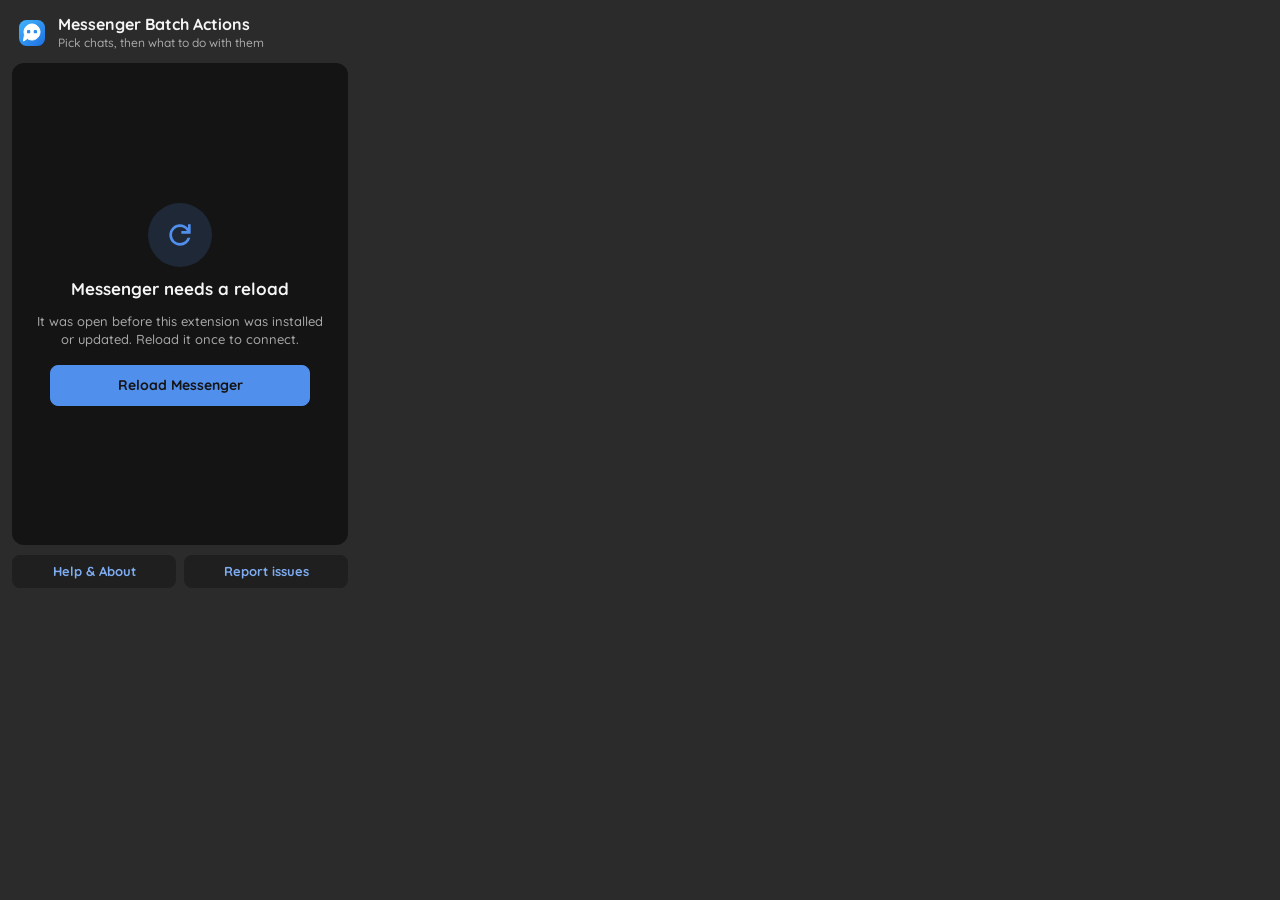
<file: html/index.html>
<!DOCTYPE html>
<html lang="en">
	<head>
		<meta charset="UTF-8" />
		<meta name="viewport" content="width=device-width, initial-scale=1" />
		<title>Messenger Batch Actions</title>
		<meta name="description" content="Archive, delete, mute or leave many Messenger chats at once" />
		<link rel="stylesheet" href="../css/index.css" />
		<script defer src="../js/shared/page-parts.js"></script>
		<script defer src="../js/index.js"></script>
	</head>
	<body>
		<header class="title">
			<img src="../assets/icons/icon32.png" alt="" />
			<div>
				<h1>Messenger Batch Actions</h1>
				<p>Pick chats, then what to do with them</p>
			</div>
		</header>
		<!-- data-view says which screen shows: the controls ("ready"), or #state-view (see render_view in js/index.js) -->
		<main data-view="connecting">
			<section id="state-view" class="state-view" aria-live="polite">
				<div id="state-icon" class="state-icon"></div>
				<h2 id="state-title">Connecting to Messenger...</h2>
				<p id="state-text"></p>
				<div id="state-buttons" class="state-buttons"></div>
			</section>
			<!-- What to do with the selected chats -->
			<div id="chats-actions" class="chat-actions">
				<button data-action="mute"><svg xmlns="http://www.w3.org/2000/svg" viewBox="0 -960 960 960" fill="#CCCCCC"><path d="M160-200v-80h80v-280q0-33 8.5-65t25.5-61l60 60q-7 16-10.5 32.5T320-560v280h248L56-792l56-56 736 736-56 56-146-144H160Zm560-154-80-80v-126q0-66-47-113t-113-47q-26 0-50 8t-44 24l-58-58q20-16 43-28t49-18v-28q0-25 17.5-42.5T480-880q25 0 42.5 17.5T540-820v28q80 20 130 84.5T720-560v206Zm-276-50Zm36 324q-33 0-56.5-23.5T400-160h160q0 33-23.5 56.5T480-80Zm33-481Z"/></svg><span>Mute</span></button>
				<button data-action="unmute"><svg xmlns="http://www.w3.org/2000/svg" viewBox="0 -960 960 960" fill="#CCCCCC"><path d="M160-200v-80h80v-280q0-83 50-147.5T420-792v-28q0-25 17.5-42.5T480-880q25 0 42.5 17.5T540-820v28q80 20 130 84.5T720-560v280h80v80H160Zm320-300Zm0 420q-33 0-56.5-23.5T400-160h160q0 33-23.5 56.5T480-80ZM320-280h320v-280q0-66-47-113t-113-47q-66 0-113 47t-47 113v280Z"/></svg><span>Unmute</span></button>
				<button data-action="archive"><svg xmlns="http://www.w3.org/2000/svg" viewBox="0 -960 960 960" fill="#CCCCCC"><path d="M200-80q-33 0-56.5-23.5T120-160v-451q-18-11-29-28.5T80-680v-120q0-33 23.5-56.5T160-880h640q33 0 56.5 23.5T880-800v120q0 23-11 40.5T840-611v451q0 33-23.5 56.5T760-80H200Zm0-520v440h560v-440H200Zm-40-80h640v-120H160v120Zm200 280h240v-80H360v80Zm120 20Z"/></svg><span>Archive</span></button>
				<button data-action="unarchive"><svg xmlns="http://www.w3.org/2000/svg" viewBox="0 -960 960 960" fill="#CCCCCC"><path d="M480-560 320-400l56 56 64-64v168h80v-168l64 64 56-56-160-160Zm-280-80v440h560v-440H200Zm0 520q-33 0-56.5-23.5T120-200v-499q0-14 4.5-27t13.5-24l50-61q11-14 27.5-21.5T250-840h460q18 0 34.5 7.5T772-811l50 61q9 11 13.5 24t4.5 27v499q0 33-23.5 56.5T760-120H200Zm16-600h528l-34-40H250l-34 40Zm264 300Z"/></svg><span>Unarchive</span></button>
				<button data-action="delete"><svg xmlns="http://www.w3.org/2000/svg" viewBox="0 -960 960 960" fill="#CCCCCC"><path d="M280-120q-33 0-56.5-23.5T200-200v-520h-40v-80h200v-40h240v40h200v80h-40v520q0 33-23.5 56.5T680-120H280Zm400-600H280v520h400v-520ZM360-280h80v-360h-80v360Zm160 0h80v-360h-80v360ZM280-720v520-520Z"/></svg><span>Delete</span></button>
				<button data-action="leave"><svg xmlns="http://www.w3.org/2000/svg" viewBox="0 -960 960 960" fill="#CCCCCC"><path d="M806-440H320v-80h486l-62-62 56-58 160 160-160 160-56-58 62-62ZM600-600v-160H200v560h400v-160h80v160q0 33-23.5 56.5T600-120H200q-33 0-56.5-23.5T120-200v-560q0-33 23.5-56.5T200-840h400q33 0 56.5 23.5T680-760v160h-80Z"/></svg><span>Leave</span></button>
				<button data-action="block" data-tooltip="Block or unblock"><svg xmlns="http://www.w3.org/2000/svg" viewBox="0 -960 960 960" fill="#CCCCCC"><path d="M280-440h400v-80H280v80ZM480-80q-83 0-156-31.5T197-197q-54-54-85.5-127T80-480q0-83 31.5-156T197-763q54-54 127-85.5T480-880q83 0 156 31.5T763-763q54 54 85.5 127T880-480q0 83-31.5 156T763-197q-54 54-127 85.5T480-80Zm0-80q134 0 227-93t93-227q0-134-93-227t-227-93q-134 0-227 93t-93 227q0 134 93 227t227 93Zm0-320Z"/></svg><span>Block</span></button>
			</div>
			<!-- How actions run: one chat at a time, or all at once -->
			<div id="mode" class="mode-switch">
				<button data-mode="safe" data-tooltip="One chat at a time, and checks each one"><svg xmlns="http://www.w3.org/2000/svg" viewBox="0 -960 960 960" fill="#CCCCCC"><path d="M480-80q-139-35-229.5-159.5T160-516v-244l320-120 320 120v244q0 152-90.5 276.5T480-80Zm0-84q104-33 172-132t68-220v-189l-240-90-240 90v189q0 121 68 220t172 132Zm0-316Z"/></svg>Safe mode</button>
				<button data-mode="fast" data-tooltip="All chats at once. Quicker, but Messenger can miss some"><svg xmlns="http://www.w3.org/2000/svg" viewBox="0 -960 960 960" fill="#CCCCCC"><path d="m422-232 207-248H469l29-227-185 267h139l-30 208ZM320-80l40-280H160l360-520h80l-40 320h240L400-80h-80Zm151-390Z"/></svg>Fast mode</button>
			</div>
			<!-- The list's tools -->
			<div class="list-bar">
				<h2 id="chat-source"></h2>
				<div id="chats-actions-additional" class="list-tools">
					<button data-action="select-all" data-tooltip="Select all"><svg xmlns="http://www.w3.org/2000/svg" viewBox="0 -960 960 960" fill="#CCCCCC"><path d="M280-280v-400h400v400H280Zm80-80h240v-240H360v240ZM200-200v80q-33 0-56.5-23.5T120-200h80Zm-80-80v-80h80v80h-80Zm0-160v-80h80v80h-80Zm0-160v-80h80v80h-80Zm80-160h-80q0-33 23.5-56.5T200-840v80Zm80 640v-80h80v80h-80Zm0-640v-80h80v80h-80Zm160 640v-80h80v80h-80Zm0-640v-80h80v80h-80Zm160 640v-80h80v80h-80Zm0-640v-80h80v80h-80Zm160 640v-80h80q0 33-23.5 56.5T760-120Zm0-160v-80h80v80h-80Zm0-160v-80h80v80h-80Zm0-160v-80h80v80h-80Zm0-160v-80q33 0 56.5 23.5T840-760h-80Z"/></svg></button>
					<button data-action="unselect-all" data-tooltip="Unselect all"><svg xmlns="http://www.w3.org/2000/svg" viewBox="0 -960 960 960" fill="#CCCCCC"><path d="M791-56 567-280H280v-287L56-791l56-57 736 736-57 56ZM360-360h127L360-487v127Zm320-33-80-80v-127H473l-80-80h287v287ZM200-200v80q-33 0-56.5-23.5T120-200h80Zm-80-80v-80h80v80h-80Zm0-160v-80h80v80h-80Zm0-160v-80h80v80h-80Zm160 480v-80h80v80h-80Zm0-640v-80h80v80h-80Zm160 640v-80h80v80h-80Zm0-640v-80h80v80h-80Zm160 640v-80h80v80h-80Zm0-640v-80h80v80h-80Zm160 480v-80h80v80h-80Zm0-160v-80h80v80h-80Zm0-160v-80h80v80h-80Zm0-160v-80q33 0 56.5 23.5T840-760h-80Z"/></svg></button>
					<button data-action="sortby-name" data-tooltip="Sort by name"><svg xmlns="http://www.w3.org/2000/svg" viewBox="0 -960 960 960" fill="#CCCCCC"><path d="m80-280 150-400h86l150 400h-82l-34-96H196l-32 96H80Zm140-164h104l-48-150h-6l-50 150Zm328 164v-76l202-252H556v-72h282v76L638-352h202v72H548ZM360-760l120-120 120 120H360ZM480-80 360-200h240L480-80Z"/></svg></button>
					<button data-action="search-chats" data-tooltip="Search"><svg xmlns="http://www.w3.org/2000/svg" viewBox="0 -960 960 960" fill="#CCCCCC"><path d="M784-120 532-372q-30 24-69 38t-83 14q-109 0-184.5-75.5T120-580q0-109 75.5-184.5T380-840q109 0 184.5 75.5T640-580q0 44-14 83t-38 69l252 252-56 56ZM380-400q75 0 127.5-52.5T560-580q0-75-52.5-127.5T380-760q-75 0-127.5 52.5T200-580q0 75 52.5 127.5T380-400Z"/></svg></button>
					<button data-action="refresh-chats" data-tooltip="Refresh"><svg xmlns="http://www.w3.org/2000/svg" viewBox="0 -960 960 960" fill="#CCCCCC"><path d="M480-160q-134 0-227-93t-93-227q0-134 93-227t227-93q69 0 132 28.5T720-690v-110h80v280H520v-80h168q-32-56-87.5-88T480-720q-100 0-170 70t-70 170q0 100 70 170t170 70q77 0 139-44t87-116h84q-28 106-114 173t-196 67Z"/></svg></button>
				</div>
			</div>
			<input type="text" id="search-chats" class="no-display" placeholder="Search chats" />
			<!-- Progress of the running action -->
			<section id="job" class="job no-display">
				<p id="job-text"></p>
				<div class="job-bar"><span id="job-bar-fill"></span></div>
				<ul id="job-problems"></ul>
				<button id="job-stop">Stop</button>
				<button id="job-close" class="no-display">OK</button>
			</section>
			<section class="chats-list"></section>
			<button data-action="load-more" class="load-more"><svg xmlns="http://www.w3.org/2000/svg" viewBox="0 -960 960 960" fill="#CCCCCC"><path d="M480-200 240-440l56-56 184 183 184-183 56 56-240 240Zm0-240L240-680l56-56 184 183 184-183 56 56-240 240Z"/></svg>Load more chats</button>
		</main>
		<footer>
			<button id="help">Help & About</button>
			<button id="issues">Report issues</button>
		</footer>
	</body>
</html>
</file>
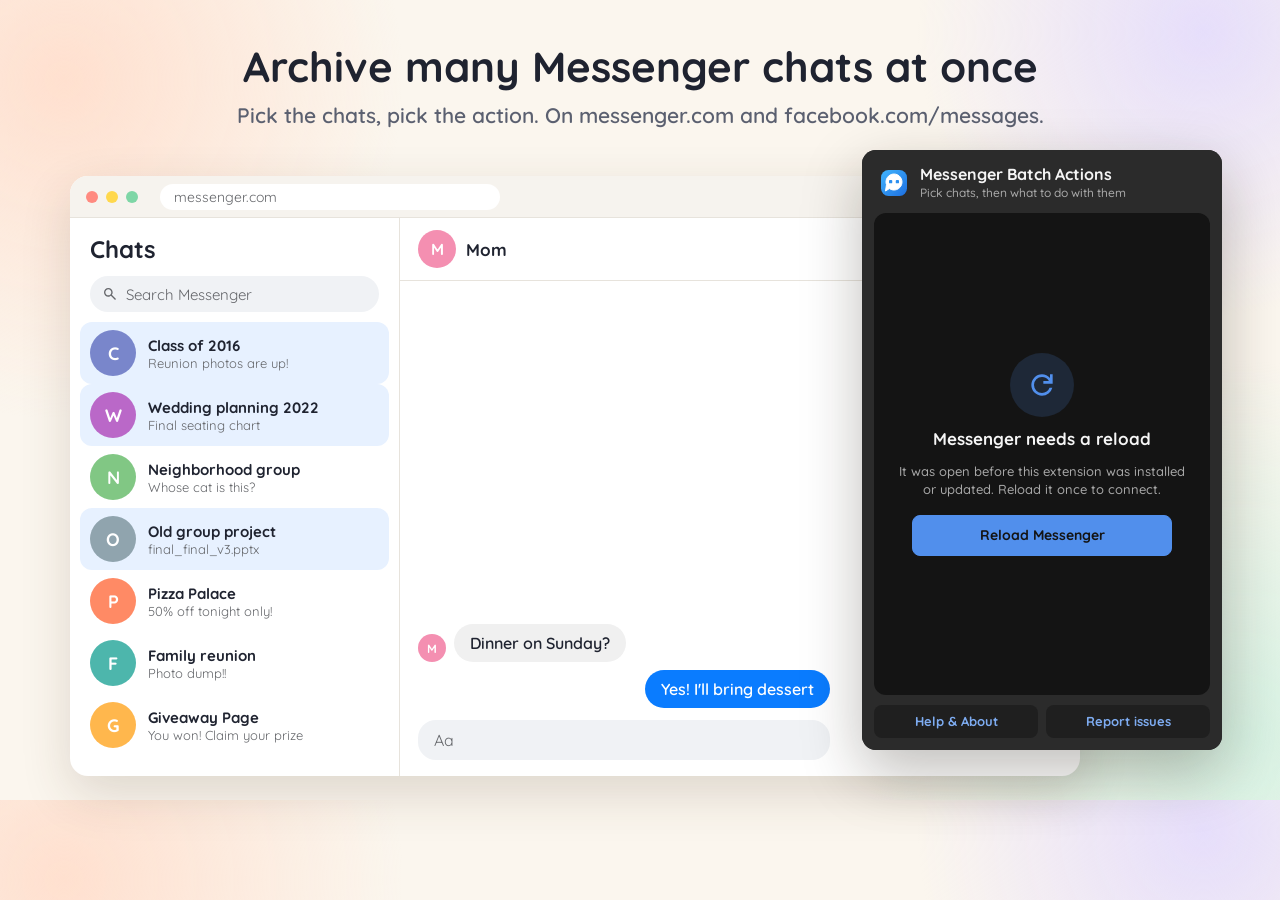
<file: store/source/screenshot-1.html>
<!DOCTYPE html>
<html lang="en">
<head>
	<meta charset="utf-8" />
	<link rel="stylesheet" href="scenes.css" />
	<script src="scenes.js"></script>
</head>
<body data-scene="select">
	<div class="headline"><h1></h1><p></p></div>

	<div class="window">
		<div class="bar"><i></i><i></i><i></i><span class="address"></span></div>
		<div class="app">
			<div class="sidebar">
				<h2>Chats</h2>
				<div class="search">
					<svg viewBox="0 -960 960 960"><path fill="currentColor" d="M784-120 532-372q-30 24-69 38t-83 14q-109 0-184.5-75.5T120-580q0-109 75.5-184.5T380-840q109 0 184.5 75.5T640-580q0 44-14 83t-38 69l252 252-56 56ZM380-400q75 0 127.5-52.5T560-580q0-75-52.5-127.5T380-760q-75 0-127.5 52.5T200-580q0 75 52.5 127.5T380-400Z" /></svg>
					Search Messenger
				</div>
				<div id="rows"></div>
			</div>
			<div class="main">
				<div class="header"><span class="av" style="background: #f48fb1">M</span><div class="name">Mom</div></div>
				<div class="messages">
					<div class="msg"><span class="av" style="background: #f48fb1">M</span><div class="bubble">Dinner on Sunday?</div></div>
					<div class="msg me"><div class="bubble">Yes! I'll bring dessert</div></div>
				</div>
				<div class="composer">Aa</div>
			</div>
		</div>
	</div>

	<iframe class="popup" src="../../html/index.html?scene=select"></iframe>
</body>
</html>
</file>
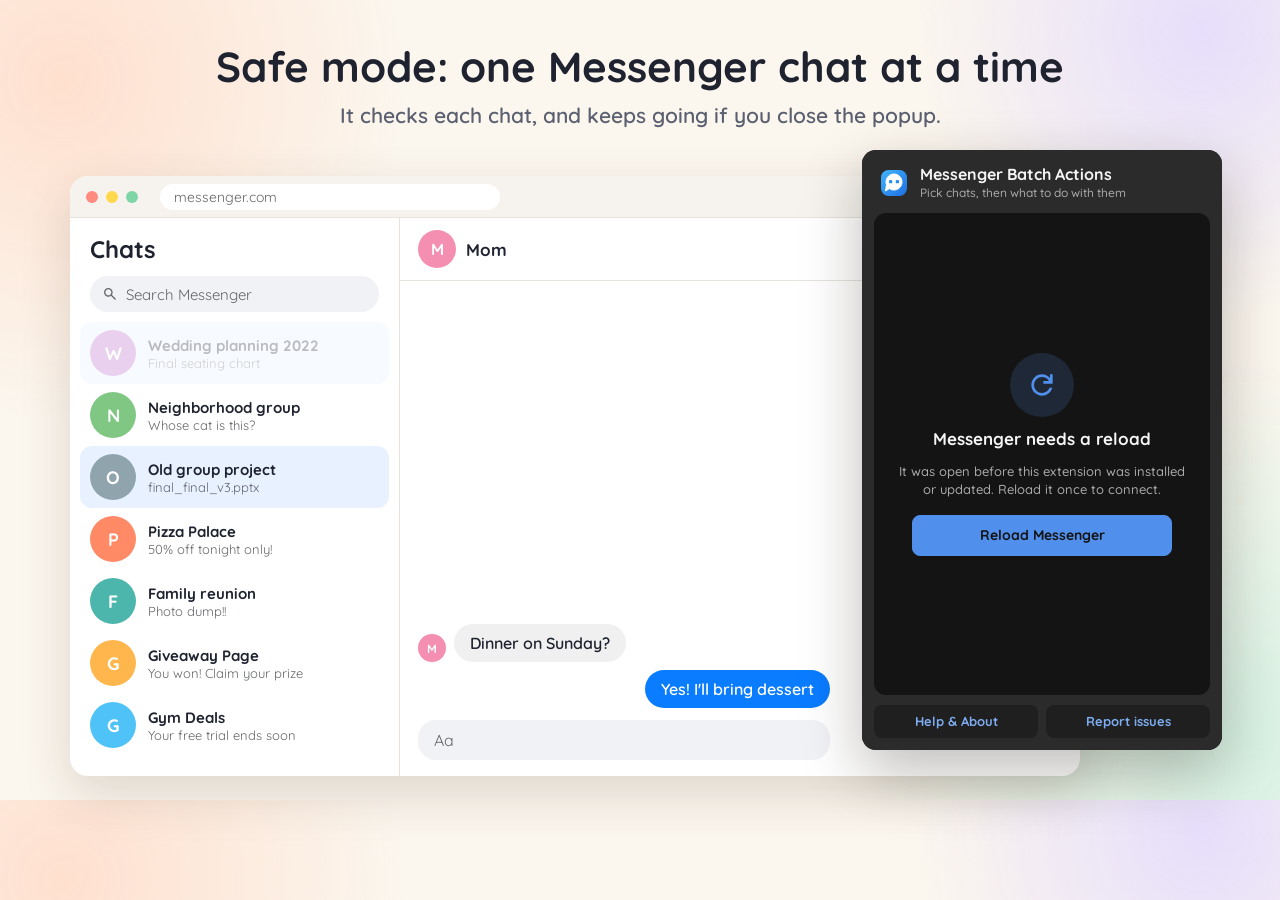
<file: store/source/screenshot-2.html>
<!DOCTYPE html>
<html lang="en">
<head>
	<meta charset="utf-8" />
	<link rel="stylesheet" href="scenes.css" />
	<script src="scenes.js"></script>
</head>
<body data-scene="progress">
	<div class="headline"><h1></h1><p></p></div>

	<div class="window">
		<div class="bar"><i></i><i></i><i></i><span class="address"></span></div>
		<div class="app">
			<div class="sidebar">
				<h2>Chats</h2>
				<div class="search">
					<svg viewBox="0 -960 960 960"><path fill="currentColor" d="M784-120 532-372q-30 24-69 38t-83 14q-109 0-184.5-75.5T120-580q0-109 75.5-184.5T380-840q109 0 184.5 75.5T640-580q0 44-14 83t-38 69l252 252-56 56ZM380-400q75 0 127.5-52.5T560-580q0-75-52.5-127.5T380-760q-75 0-127.5 52.5T200-580q0 75 52.5 127.5T380-400Z" /></svg>
					Search Messenger
				</div>
				<div id="rows"></div>
			</div>
			<div class="main">
				<div class="header"><span class="av" style="background: #f48fb1">M</span><div class="name">Mom</div></div>
				<div class="messages">
					<div class="msg"><span class="av" style="background: #f48fb1">M</span><div class="bubble">Dinner on Sunday?</div></div>
					<div class="msg me"><div class="bubble">Yes! I'll bring dessert</div></div>
				</div>
				<div class="composer">Aa</div>
			</div>
		</div>
	</div>

	<iframe class="popup" src="../../html/index.html?scene=progress"></iframe>
</body>
</html>
</file>
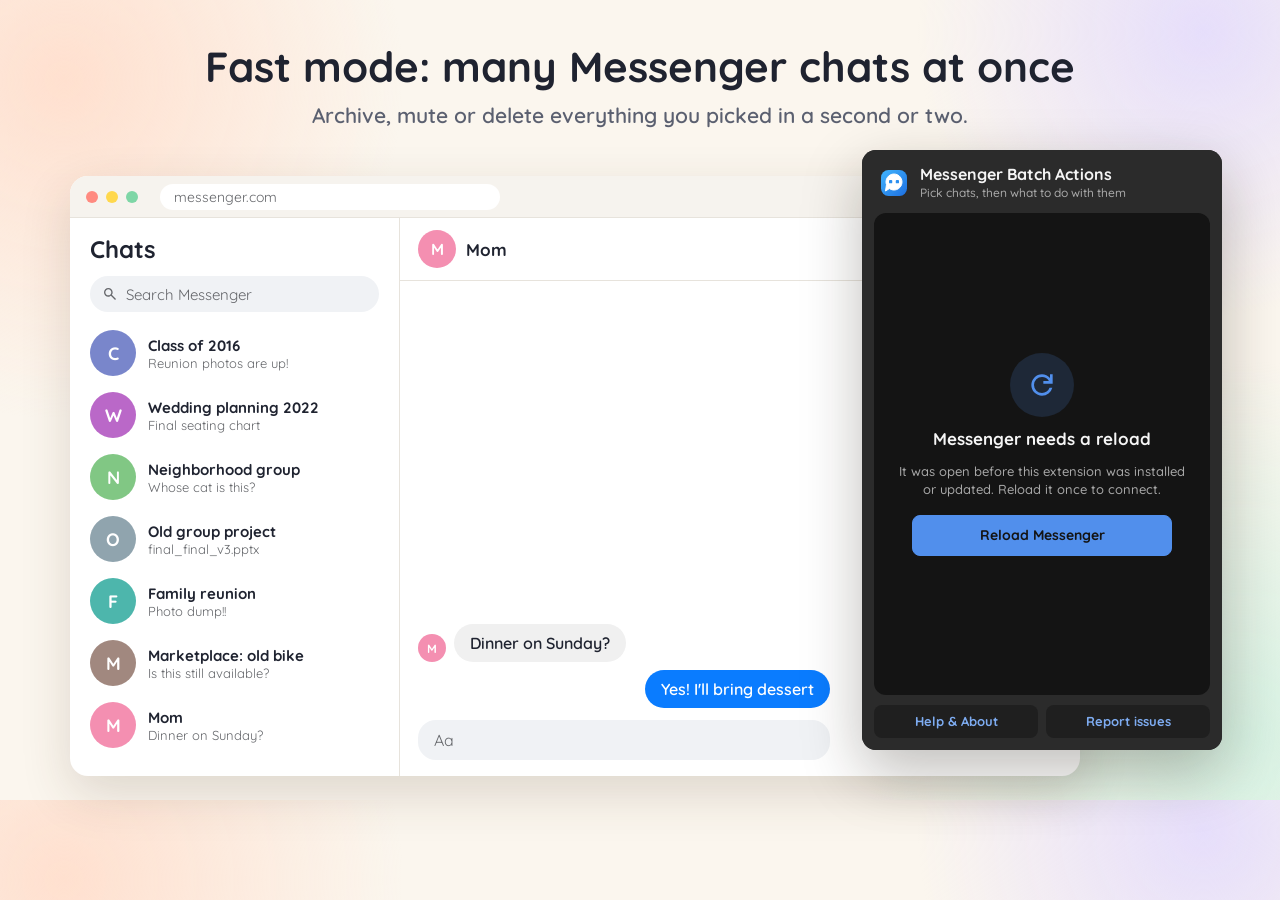
<file: store/source/screenshot-3.html>
<!DOCTYPE html>
<html lang="en">
<head>
	<meta charset="utf-8" />
	<link rel="stylesheet" href="scenes.css" />
	<script src="scenes.js"></script>
</head>
<body data-scene="fast">
	<div class="headline"><h1></h1><p></p></div>

	<div class="window">
		<div class="bar"><i></i><i></i><i></i><span class="address"></span></div>
		<div class="app">
			<div class="sidebar">
				<h2>Chats</h2>
				<div class="search">
					<svg viewBox="0 -960 960 960"><path fill="currentColor" d="M784-120 532-372q-30 24-69 38t-83 14q-109 0-184.5-75.5T120-580q0-109 75.5-184.5T380-840q109 0 184.5 75.5T640-580q0 44-14 83t-38 69l252 252-56 56ZM380-400q75 0 127.5-52.5T560-580q0-75-52.5-127.5T380-760q-75 0-127.5 52.5T200-580q0 75 52.5 127.5T380-400Z" /></svg>
					Search Messenger
				</div>
				<div id="rows"></div>
			</div>
			<div class="main">
				<div class="header"><span class="av" style="background: #f48fb1">M</span><div class="name">Mom</div></div>
				<div class="messages">
					<div class="msg"><span class="av" style="background: #f48fb1">M</span><div class="bubble">Dinner on Sunday?</div></div>
					<div class="msg me"><div class="bubble">Yes! I'll bring dessert</div></div>
				</div>
				<div class="composer">Aa</div>
			</div>
		</div>
	</div>

	<iframe class="popup" src="../../html/index.html?scene=fast"></iframe>
</body>
</html>
</file>
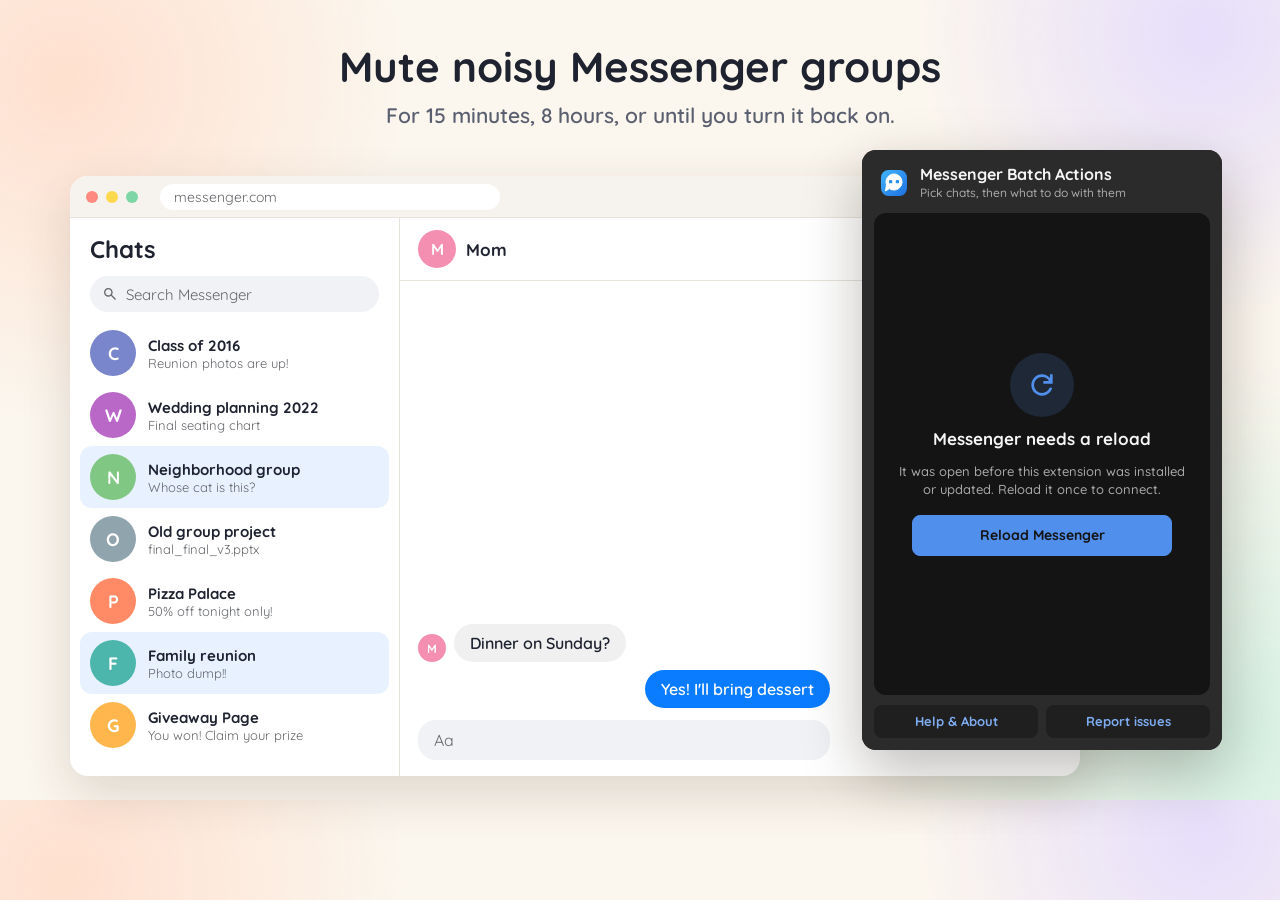
<file: store/source/screenshot-4.html>
<!DOCTYPE html>
<html lang="en">
<head>
	<meta charset="utf-8" />
	<link rel="stylesheet" href="scenes.css" />
	<script src="scenes.js"></script>
</head>
<body data-scene="mute">
	<div class="headline"><h1></h1><p></p></div>

	<div class="window">
		<div class="bar"><i></i><i></i><i></i><span class="address"></span></div>
		<div class="app">
			<div class="sidebar">
				<h2>Chats</h2>
				<div class="search">
					<svg viewBox="0 -960 960 960"><path fill="currentColor" d="M784-120 532-372q-30 24-69 38t-83 14q-109 0-184.5-75.5T120-580q0-109 75.5-184.5T380-840q109 0 184.5 75.5T640-580q0 44-14 83t-38 69l252 252-56 56ZM380-400q75 0 127.5-52.5T560-580q0-75-52.5-127.5T380-760q-75 0-127.5 52.5T200-580q0 75 52.5 127.5T380-400Z" /></svg>
					Search Messenger
				</div>
				<div id="rows"></div>
			</div>
			<div class="main">
				<div class="header"><span class="av" style="background: #f48fb1">M</span><div class="name">Mom</div></div>
				<div class="messages">
					<div class="msg"><span class="av" style="background: #f48fb1">M</span><div class="bubble">Dinner on Sunday?</div></div>
					<div class="msg me"><div class="bubble">Yes! I'll bring dessert</div></div>
				</div>
				<div class="composer">Aa</div>
			</div>
		</div>
	</div>

	<iframe class="popup" src="../../html/index.html?scene=mute"></iframe>
</body>
</html>
</file>
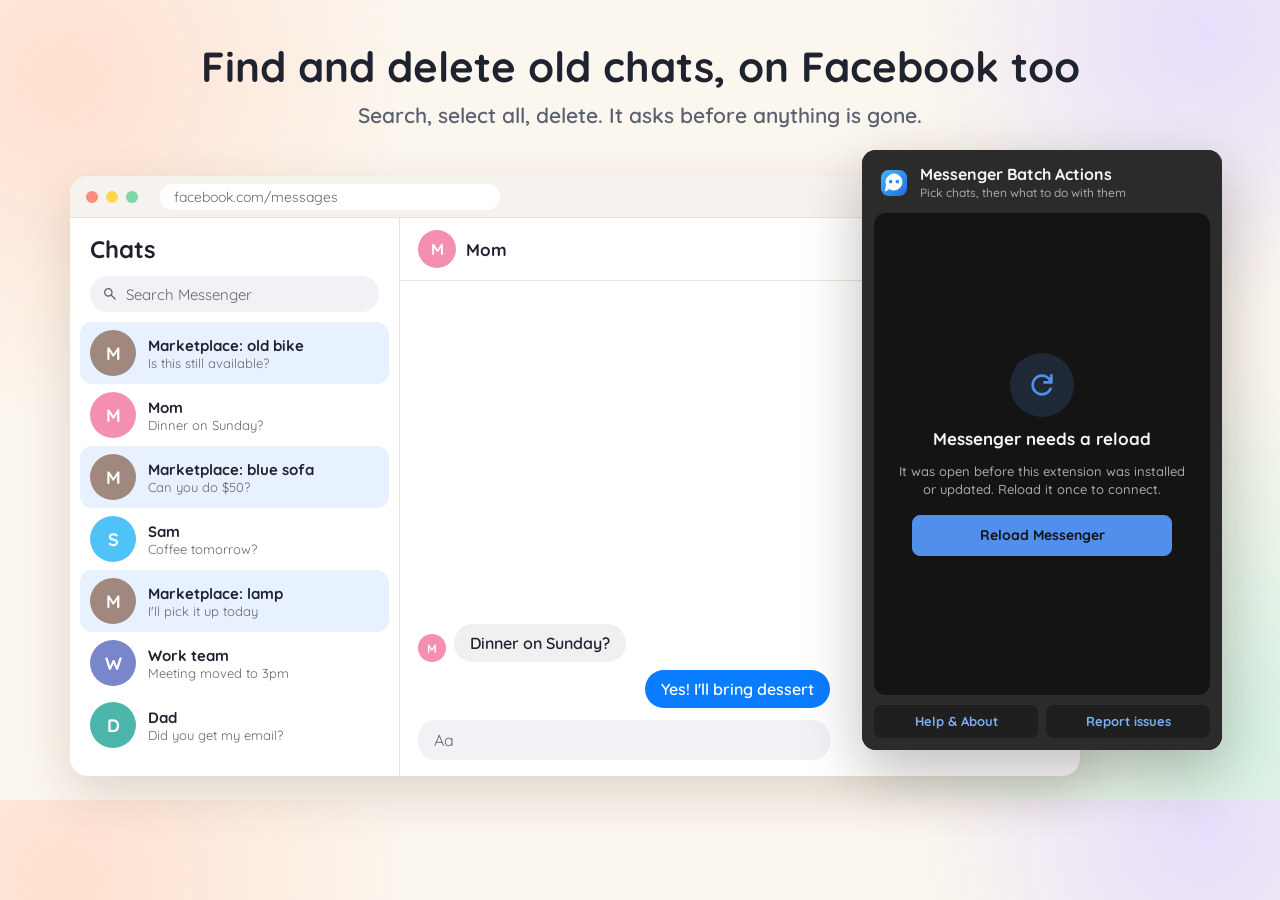
<file: store/source/screenshot-5.html>
<!DOCTYPE html>
<html lang="en">
<head>
	<meta charset="utf-8" />
	<link rel="stylesheet" href="scenes.css" />
	<script src="scenes.js"></script>
</head>
<body data-scene="delete">
	<div class="headline"><h1></h1><p></p></div>

	<div class="window">
		<div class="bar"><i></i><i></i><i></i><span class="address"></span></div>
		<div class="app">
			<div class="sidebar">
				<h2>Chats</h2>
				<div class="search">
					<svg viewBox="0 -960 960 960"><path fill="currentColor" d="M784-120 532-372q-30 24-69 38t-83 14q-109 0-184.5-75.5T120-580q0-109 75.5-184.5T380-840q109 0 184.5 75.5T640-580q0 44-14 83t-38 69l252 252-56 56ZM380-400q75 0 127.5-52.5T560-580q0-75-52.5-127.5T380-760q-75 0-127.5 52.5T200-580q0 75 52.5 127.5T380-400Z" /></svg>
					Search Messenger
				</div>
				<div id="rows"></div>
			</div>
			<div class="main">
				<div class="header"><span class="av" style="background: #f48fb1">M</span><div class="name">Mom</div></div>
				<div class="messages">
					<div class="msg"><span class="av" style="background: #f48fb1">M</span><div class="bubble">Dinner on Sunday?</div></div>
					<div class="msg me"><div class="bubble">Yes! I'll bring dessert</div></div>
				</div>
				<div class="composer">Aa</div>
			</div>
		</div>
	</div>

	<iframe class="popup" src="../../html/index.html?scene=delete"></iframe>
</body>
</html>
</file>
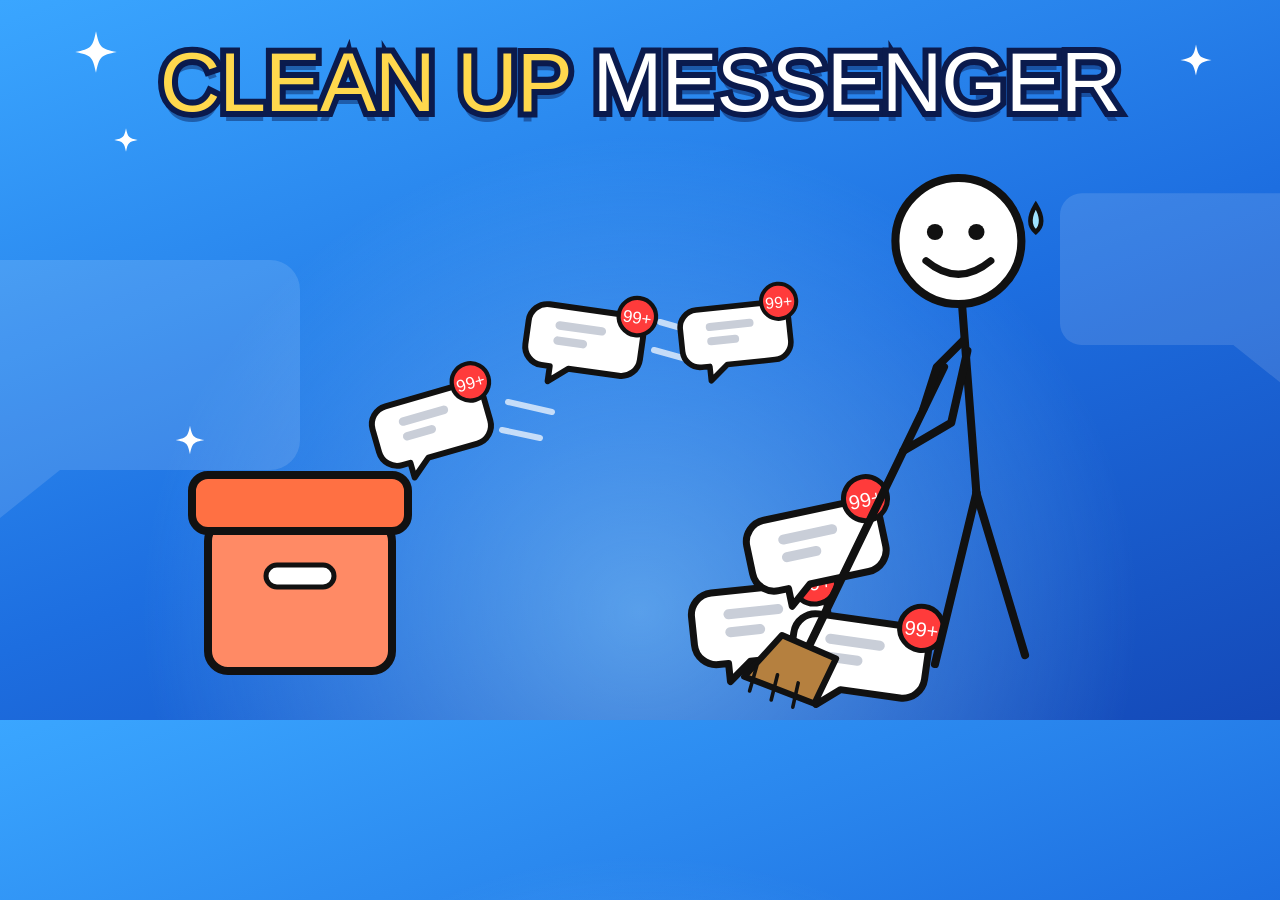
<file: store/source/youtube-thumbnail.html>
<!DOCTYPE html>
<html lang="en">
<head>
	<meta charset="utf-8" />
	<!-- The YouTube thumbnail, 1280x720: a stickman sweeps a pile of unread chats into an archive box. A 3-word hook
	     across the top in white sticker letters, on the brand's blue; no product name or logo. It has to read at feed
	     size (320x180). Kept unlike Hide Me Chat's thumbnail (yellow, words stacked on the left, a red tag). -->
	<style>
		* {
			box-sizing: border-box;
			margin: 0;
			padding: 0;
		}
		body {
			position: relative;
			width: 1280px;
			height: 720px;
			overflow: hidden;
			background:
				radial-gradient(ellipse at 50% 85%, rgba(140, 210, 255, 0.55) 0%, transparent 55%),
				linear-gradient(160deg, #3aa6ff 0%, #1d6ee0 55%, #1449b8 100%);
			font-family: "Arial Black", "Segoe UI Black", Impact, sans-serif;
		}
		/* Big faint chat bubbles in the background */
		.ghost {
			position: absolute;
			opacity: 0.12;
		}
		.hook {
			position: absolute;
			top: 34px;
			right: 0;
			left: 0;
			color: #fff;
			font-size: 84px;
			letter-spacing: -1px;
			text-align: center;
			text-shadow: 0 10px 0 rgba(8, 26, 80, 0.45);
			white-space: nowrap;
			-webkit-text-stroke: 12px #0b1b4d;
			paint-order: stroke fill;
			span {
				color: #ffd84d;
			}
		}
		svg.scene {
			position: absolute;
			top: 0;
			left: 0;
		}
	</style>
</head>
<body>
	<svg class="ghost" style="top: 230px; left: -60px" width="360" height="300" viewBox="0 0 120 100"><path d="M10 10 h100 a10 10 0 0 1 10 10 v50 a10 10 0 0 1 -10 10 h-70 l-25 20 v-20 h-5 a10 10 0 0 1 -10 -10 v-50 a10 10 0 0 1 10 -10 z" fill="#fff" /></svg>
	<svg class="ghost" style="top: 170px; right: -40px" width="260" height="220" viewBox="0 0 120 100"><path d="M10 10 h100 a10 10 0 0 1 10 10 v50 a10 10 0 0 1 -10 10 h-5 v20 l-25 -20 h-70 a10 10 0 0 1 -10 -10 v-50 a10 10 0 0 1 10 -10 z" fill="#fff" /></svg>

	<div class="hook"><span>CLEAN UP</span> MESSENGER</div>

	<svg class="scene" width="1280" height="720" viewBox="0 0 1280 720">
		<defs>
			<!-- A chat bubble with an unread badge -->
			<g id="bubble">
				<path d="M-46 -30 h92 a22 22 0 0 1 22 22 v28 a22 22 0 0 1 -22 22 h-60 l-22 18 v-18 h-10 a22 22 0 0 1 -22 -22 v-28 a22 22 0 0 1 22 -22 z" fill="#fff" stroke="#111" stroke-width="7" stroke-linejoin="round" />
				<g fill="#c9ced8"><rect x="-36" y="-12" width="60" height="10" rx="5" /><rect x="-36" y="6" width="40" height="10" rx="5" /></g>
				<circle cx="58" cy="-30" r="22" fill="#ff3b3b" stroke="#111" stroke-width="5" />
				<text x="58" y="-22" font-family="Arial Black, Arial" font-size="20" fill="#fff" text-anchor="middle">99+</text>
			</g>
			<!-- A four-point sparkle -->
			<path id="sparkle" d="M0 -26 C4 -6 6 -4 26 0 C6 4 4 6 0 26 C-4 6 -6 4 -26 0 C-6 -4 -4 -6 0 -26 Z" fill="#fff" />
		</defs>

		<!-- Sparkles by the words that matter -->
		<use href="#sparkle" transform="translate(96 52) scale(0.8)" />
		<use href="#sparkle" transform="translate(126 140) scale(0.45)" />
		<use href="#sparkle" transform="translate(1196 60) scale(0.6)" />

		<!-- The archive box, on the left: the chats' way out -->
		<g transform="translate(300 545)">
			<rect x="-92" y="-24" width="184" height="150" rx="20" fill="#ff8a65" stroke="#111" stroke-width="8" />
			<rect x="-108" y="-70" width="216" height="56" rx="16" fill="#ff7043" stroke="#111" stroke-width="8" />
			<rect x="-34" y="20" width="68" height="22" rx="11" fill="#fff" stroke="#111" stroke-width="5" />
		</g>
		<!-- A clean little shine on the box -->
		<use href="#sparkle" transform="translate(190 440) scale(0.55)" />

		<!-- A stream of chats flying from the pile into the box -->
		<g stroke="#fff" stroke-width="6" stroke-linecap="round" opacity="0.7">
			<line x1="508" y1="402" x2="552" y2="412" /><line x1="502" y1="430" x2="540" y2="438" />
			<line x1="660" y1="322" x2="702" y2="334" /><line x1="654" y1="350" x2="690" y2="360" />
		</g>
		<use href="#bubble" transform="translate(430 420) rotate(-16) scale(0.85)" />
		<use href="#bubble" transform="translate(585 335) rotate(8) scale(0.85)" />
		<use href="#bubble" transform="translate(735 330) rotate(-6) scale(0.8)" />

		<!-- The pile still to go -->
		<use href="#bubble" transform="translate(760 618) rotate(-6)" />
		<use href="#bubble" transform="translate(860 650) rotate(8)" />
		<use href="#bubble" transform="translate(815 540) rotate(-12)" />

		<!-- The stickman, sweeping (the same one, moved left a little) -->
		<g transform="translate(-100 70) scale(0.9)">
			<g stroke="#111" stroke-width="9" stroke-linecap="round" stroke-linejoin="round" fill="none">
				<!-- broom handle, from his hands down to the pile -->
				<line x1="1160" y1="330" x2="1010" y2="640" />
				<!-- body, legs -->
				<line x1="1180" y1="260" x2="1196" y2="470" />
				<line x1="1196" y1="470" x2="1150" y2="660" />
				<line x1="1196" y1="470" x2="1250" y2="650" />
				<!-- arms, both hands on the broom -->
				<polyline points="1182,300 1152,330 1137,377" />
				<polyline points="1186,312 1168,392 1115,423" />
			</g>
			<!-- broom head -->
			<path d="M980 628 l60 26 l-24 50 l-78 -30 z" fill="#b5803f" stroke="#111" stroke-width="7" stroke-linejoin="round" />
			<g stroke="#111" stroke-width="4" stroke-linecap="round">
				<line x1="952" y1="662" x2="944" y2="690" /><line x1="975" y1="672" x2="968" y2="700" /><line x1="998" y1="681" x2="992" y2="708" />
			</g>
			<!-- head: a happy, busy face -->
			<circle cx="1176" cy="190" r="70" fill="#fff" stroke="#111" stroke-width="9" />
			<circle cx="1150" cy="180" r="9" fill="#111" />
			<circle cx="1196" cy="180" r="9" fill="#111" />
			<path d="M1140 212 q36 30 72 0" fill="none" stroke="#111" stroke-width="8" stroke-linecap="round" />
			<!-- a drop of effort -->
			<path d="M1262 150 q-12 20 0 30 q12 -10 0 -30 z" fill="#9fe3ff" stroke="#111" stroke-width="5" />
		</g>
	</svg>
</body>
</html>
</file>
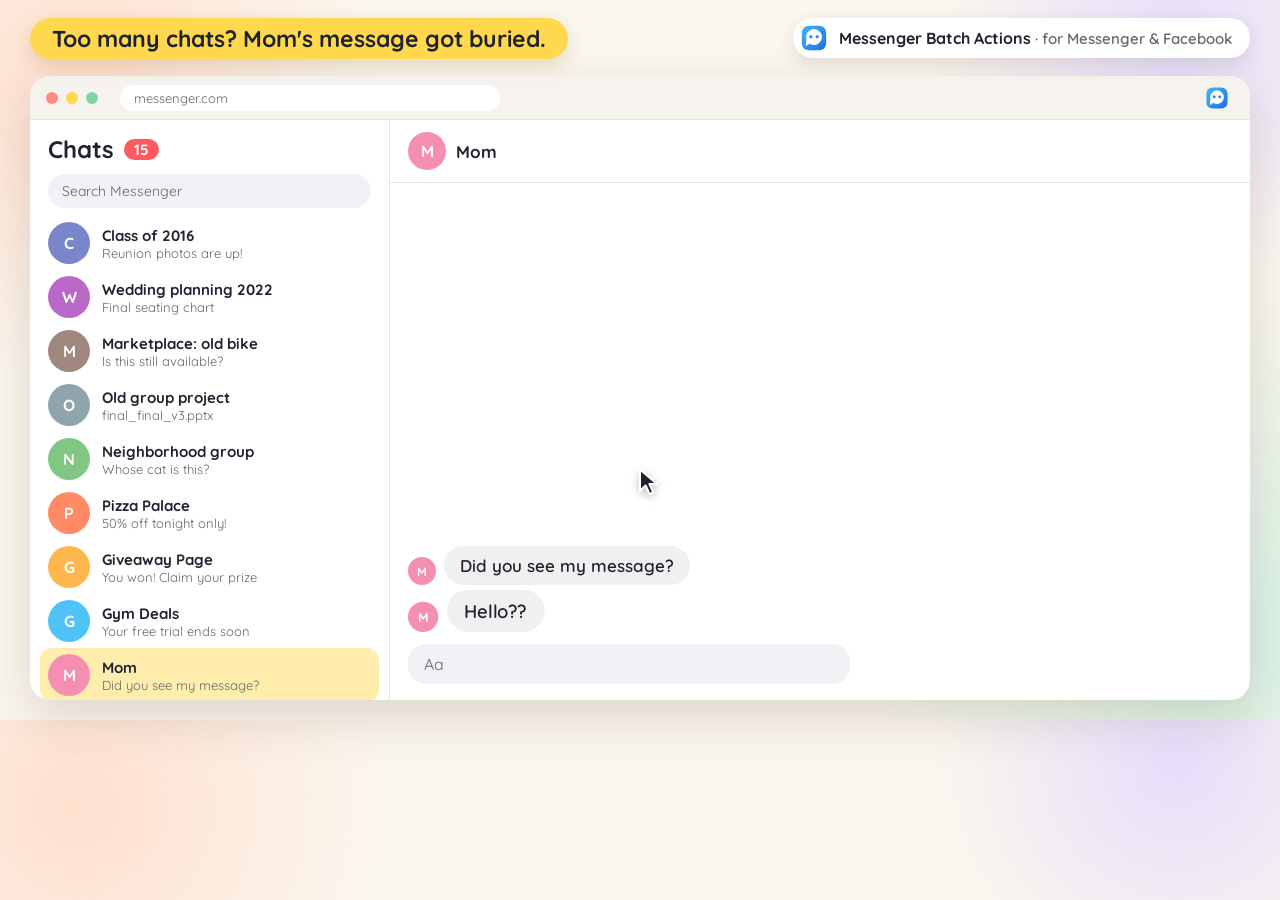
<file: store/video/demo.html>
<!DOCTYPE html>
<html lang="en">
<head>
	<meta charset="utf-8" />
	<title>Messenger Batch Actions demo</title>
	<link rel="stylesheet" href="demo.css" />
	<!-- The demo's "Messenger", its effects and timeline; the popup in the frame below talks to it (popup-stub.js) -->
	<script src="stage.js"></script>
</head>
<body>
	<div id="window" class="window">
		<div class="bar">
			<i></i><i></i><i></i>
			<span class="address">messenger.com</span>
			<span id="extension-icon" class="extension"></span>
		</div>
		<div class="app">
			<div class="sidebar">
				<h2>Chats <span id="badge" class="badge"></span></h2>
				<div class="search">Search Messenger</div>
				<div id="rows" class="rows"></div>
			</div>
			<!-- The spotlight: whatever isn't what to look at fades back (focus() in stage.js) -->
			<div id="dim-list" class="dim"></div>
			<div class="main">
				<div class="header"><span class="av" style="background: #f48fb1">M</span><div class="name">Mom</div></div>
				<div id="messages" class="messages"></div>
				<div id="composer" class="composer">Aa</div>
				<div id="dim-chat" class="dim"></div>
			</div>
		</div>
	</div>

	<!-- The real popup, as Chrome shows it under the toolbar -->
	<div id="popup-frame" class="popup-frame">
		<iframe id="popup" class="popup" src="../../html/index.html"></iframe>
		<div id="dim-popup" class="dim"></div>
	</div>

	<!-- What's happening, top left; the name, top right, all the way through -->
	<div id="caption" class="caption"></div>
	<div class="brand"><img src="../../assets/logo.svg" alt="" /><span>Messenger Batch Actions <small>· for Messenger &amp; Facebook</small></span></div>

	<svg id="cursor" class="cursor" viewBox="0 0 24 24" width="30" height="30">
		<path d="M4 2 L4 19 L8.5 14.8 L11.6 21.6 L14.6 20.3 L11.5 13.6 L17.6 13.6 Z" fill="#1f2330" stroke="#fff" stroke-width="1.6" stroke-linejoin="round" />
	</svg>
</body>
</html>
</file>
<file: css/index.css>
@keyframes show_up {
	0% {
		opacity: 0;
		transform: translateY(6px);
	}
	100% {
		opacity: 1;
		transform: none;
	}
}
@keyframes spin {
	0% {
		transform: rotate(0deg);
	}
	100% {
		transform: rotate(360deg);
	}
}
@keyframes show_tooltip {
	0% {
		opacity: 0;
	}
	15%,
	85% {
		opacity: 1;
	}
	100% {
		opacity: 0;
	}
}
:root {
	--font-color: hsl(0, 0%, 96%);
	--muted: hsl(0, 0%, 66%);
	--line-color: hsla(0, 0%, 50%, 0.35);
	--lightest-bg: hsl(0, 0%, 40%);
	--lighter-bg: hsl(0, 0%, 30%);
	--light-bg: hsl(0, 0%, 24%);
	--dark-bg: hsl(0, 0%, 17%);
	--darker-bg: hsl(0, 0%, 12%);
	--darkest-bg: hsl(0, 0%, 8%);
	--links: hsl(216, 80%, 72%);
	--accent: hsl(216, 80%, 62%);
	--selected-bg: hsla(216, 80%, 62%, 0.16);
	--danger: hsl(0, 70%, 68%);
}
@font-face {
	font-family: Quicksand;
	src: url("../assets/Quicksand.ttf") format("truetype");
}
*,
*::before,
*::after {
	box-sizing: border-box;
	margin: 0;
	padding: 0;
}
html,
body {
	background-color: var(--dark-bg);
}
body {
	display: flex;
	flex-direction: column;
	gap: 10px;
	padding: 12px;
	width: 360px;
	height: 600px;
	overflow: hidden;
	color: var(--font-color);
	font: 500 14px/1.45 Quicksand, system-ui, Arial, sans-serif;
	user-select: none;
}
button,
input {
	color: inherit;
	font: inherit;
}
button {
	cursor: pointer;
	border: 1px solid var(--line-color);
	border-radius: 8px;
	background: none;
	transition: background-color 0.15s ease, border-color 0.15s ease, opacity 0.15s ease;
}
button:hover {
	background-color: var(--light-bg);
}
button:focus-visible,
input:focus-visible {
	outline: 2px solid var(--accent);
	outline-offset: 1px;
}
svg {
	flex-shrink: 0;
	fill: currentColor;
}
a {
	cursor: pointer;
	color: var(--links);
	font-weight: 700;
	text-decoration: none;
}

/* ---------- header ---------- */
.title {
	display: flex;
	align-items: center;
	gap: 10px;
	padding: 2px 4px;
	img {
		width: 32px;
		height: 32px;
	}
	h1 {
		font-size: 16px;
		font-weight: 700;
		line-height: 1.25;
	}
	p {
		color: var(--muted);
		font-size: 12px;
	}
}

/* ---------- main panel ---------- */
main {
	display: flex;
	flex: 1;
	flex-direction: column;
	gap: 10px;
	border-radius: 12px;
	background-color: var(--darkest-bg);
	padding: 10px;
	min-height: 0;
}
/* Four actions on the first row, the three that can't be undone share the second */
.chat-actions {
	display: grid;
	grid-template-columns: repeat(12, 1fr);
	gap: 6px;
	button {
		grid-column: span 3;
		display: flex;
		flex-direction: column;
		align-items: center;
		justify-content: center;
		gap: 2px;
		padding: 6px 2px;
		height: 50px;
		svg {
			width: 20px;
			height: 20px;
		}
		span {
			font-size: 12px;
		}
	}
	button[data-action="delete"],
	button[data-action="leave"],
	button[data-action="block"] {
		grid-column: span 4;
		color: var(--danger);
	}
}
/* Until a chat is picked */
.chat-actions.none-selected button {
	opacity: 0.5;
}
.chat-actions.busy button {
	opacity: 0.35;
	pointer-events: none;
}
.mode-switch {
	display: flex;
	gap: 6px;
	button {
		display: flex;
		flex: 1;
		align-items: center;
		justify-content: center;
		gap: 6px;
		opacity: 0.55;
		height: 32px;
		font-size: 13px;
		svg {
			width: 16px;
			height: 16px;
		}
	}
	button.mode-on {
		opacity: 1;
		border-color: var(--accent);
		background-color: var(--selected-bg);
	}
}
.list-bar {
	display: flex;
	align-items: center;
	justify-content: space-between;
	gap: 8px;
	h2 {
		flex: 1;
		min-width: 0;
		overflow: hidden;
		font-size: 13px;
		font-weight: 700;
		text-overflow: ellipsis;
		white-space: nowrap;
		a {
			font-size: 13px;
		}
	}
}
.list-tools {
	display: flex;
	gap: 4px;
	button {
		display: flex;
		align-items: center;
		justify-content: center;
		border-color: transparent;
		width: 30px;
		height: 30px;
		svg {
			width: 18px;
			height: 18px;
		}
	}
}
#search-chats {
	flex-shrink: 0;
	border: 1px solid var(--line-color);
	border-radius: 8px;
	background-color: var(--darker-bg);
	padding: 0 10px;
	height: 34px;
	font-size: 13px;
}
#search-chats:focus {
	border-color: var(--accent);
	outline: none;
}

/* ---------- screens other than the controls: connecting, not on Messenger, needs a reload, no chat list ---------- */
main:not([data-view="ready"]) > :not(.state-view) {
	display: none !important;
}
main[data-view="ready"] > .state-view {
	display: none;
}
.state-view {
	display: flex;
	flex: 1;
	flex-direction: column;
	align-items: center;
	justify-content: center;
	gap: 10px;
	padding: 16px 12px;
	text-align: center;
	h2 {
		font-size: 17px;
		font-weight: 700;
	}
	p {
		max-width: 290px;
		color: var(--muted);
		font-size: 13px;
	}
	p:empty {
		display: none;
	}
}
.state-icon {
	display: grid;
	place-items: center;
	border-radius: 50%;
	background-color: var(--selected-bg);
	width: 64px;
	height: 64px;
	color: var(--accent);
	svg {
		width: 32px;
		height: 32px;
	}
}
.state-buttons {
	display: flex;
	flex-direction: column;
	gap: 8px;
	margin-top: 6px;
	width: 100%;
	max-width: 260px;
	button {
		padding: 9px;
		font-weight: 700;
	}
	button.primary {
		border-color: var(--accent);
		background-color: var(--accent);
		color: var(--darkest-bg);
	}
	button.primary:hover {
		background-color: var(--links);
	}
}

/* ---------- chat list ---------- */
.chats-list {
	display: flex;
	flex: 1;
	flex-direction: column;
	gap: 2px;
	margin: 0 -4px;
	padding: 0 4px;
	min-height: 0;
	overflow-y: auto;
}
.chat-container {
	display: flex;
	flex-shrink: 0;
	align-items: center;
	gap: 10px;
	cursor: pointer;
	border-radius: 8px;
	padding: 5px 8px;
	min-height: 42px;
	.avatar {
		display: grid;
		flex-shrink: 0;
		place-items: center;
		border-radius: 50%;
		background-color: var(--light-bg);
		width: 32px;
		height: 32px;
		overflow: hidden;
		font-size: 13px;
		font-weight: 700;
		img {
			width: 100%;
			height: 100%;
			object-fit: cover;
		}
	}
	p {
		flex: 1;
		min-width: 0;
		overflow: hidden;
		font-size: 14px;
		text-overflow: ellipsis;
		white-space: nowrap;
	}
	.check {
		display: grid;
		flex-shrink: 0;
		place-items: center;
		border: 2px solid var(--lightest-bg);
		border-radius: 50%;
		width: 20px;
		height: 20px;
		svg {
			visibility: hidden;
			width: 14px;
			height: 14px;
		}
	}
}
.chat-container:focus-visible {
	outline: 2px solid var(--accent);
	outline-offset: -2px;
}
/* Shown in the list when it has nothing to show */
.list-note {
	padding: 24px 8px;
	color: var(--muted);
	font-size: 13px;
	text-align: center;
}
.chat-container:hover {
	background-color: var(--darker-bg);
}
.chat-container.chat-selected {
	background-color: var(--selected-bg);
	.check {
		border-color: var(--accent);
		background-color: var(--accent);
		color: var(--darkest-bg);
		svg {
			visibility: visible;
		}
	}
}
.load-more {
	display: flex;
	flex-shrink: 0;
	align-items: center;
	justify-content: center;
	gap: 6px;
	height: 32px;
	font-size: 13px;
	svg {
		width: 18px;
		height: 18px;
	}
}

/* ---------- progress of the running action ---------- */
.job {
	display: flex;
	flex-direction: column;
	flex-shrink: 0;
	gap: 6px;
	border: 1px solid var(--line-color);
	border-radius: 10px;
	background-color: var(--darker-bg);
	padding: 8px 10px;
	p {
		font-size: 13px;
	}
	.job-bar {
		border-radius: 4px;
		background-color: var(--light-bg);
		height: 4px;
		overflow: hidden;
		span {
			display: block;
			transition: width 0.3s ease-in-out;
			background-color: var(--accent);
			width: 0;
			height: 100%;
		}
	}
	ul {
		margin-left: 16px;
		max-height: 72px;
		overflow-y: auto;
		li {
			color: var(--muted);
			font-size: 12px;
		}
	}
	button {
		align-self: flex-end;
		padding: 2px 14px;
		font-size: 13px;
	}
}

/* ---------- footer ---------- */
footer {
	display: flex;
	justify-content: space-between;
	gap: 8px;
	button {
		flex: 1;
		border-color: transparent;
		background-color: var(--darker-bg);
		padding: 6px;
		color: var(--links);
		font-size: 13px;
		font-weight: 700;
	}
	button:hover {
		background-color: var(--darkest-bg);
	}
}

/* ---------- windows (show_popup in js/index.js) ---------- */
.popup-backdrop {
	display: grid;
	position: fixed;
	place-items: center;
	z-index: 50;
	backdrop-filter: blur(4px);
	inset: 0;
	background-color: hsla(0, 0%, 0%, 0.55);
	padding: 16px;
}
.popup-card {
	display: flex;
	flex-direction: column;
	gap: 12px;
	animation: show_up 0.2s ease-out;
	box-shadow: 0 8px 24px hsla(0, 0%, 0%, 0.5);
	border: 1px solid var(--line-color);
	border-radius: 14px;
	background-color: var(--darker-bg);
	padding: 16px;
	width: 100%;
	/* Never taller than the popup, so the text scrolls and the buttons stay in view */
	max-height: calc(100vh - 32px);
	.popup-header {
		display: flex;
		align-items: center;
		gap: 10px;
		svg {
			width: 26px;
			height: 26px;
		}
		h1 {
			flex: 1;
			font-size: 16px;
			font-weight: 700;
			line-height: 1.3;
		}
		.popup-close {
			display: grid;
			place-items: center;
			border-color: transparent;
			width: 28px;
			height: 28px;
			svg {
				width: 20px;
				height: 20px;
			}
		}
	}
	/* Long text scrolls here, so the buttons below always stay in view */
	.popup-body {
		display: flex;
		flex-direction: column;
		gap: 10px;
		min-height: 0;
		overflow-y: auto;
		font-size: 13px;
		user-select: text;
		h3 {
			margin-top: 4px;
			font-size: 13px;
			font-weight: 700;
		}
	}
	.choices {
		display: flex;
		flex-direction: column;
		gap: 6px;
		input {
			display: none;
		}
		label {
			cursor: pointer;
			border: 1px solid var(--line-color);
			border-radius: 8px;
			padding: 8px 10px;
			font-size: 13px;
		}
		label:hover {
			background-color: var(--light-bg);
		}
		input:checked + label {
			border-color: var(--accent);
			background-color: var(--selected-bg);
		}
	}
	.popup-action {
		flex-shrink: 0;
		border-color: var(--accent);
		background-color: var(--accent);
		padding: 8px;
		color: var(--darkest-bg);
		font-weight: 700;
	}
	.popup-action:hover {
		background-color: var(--links);
	}
	.popup-action:disabled {
		opacity: 0.4;
		cursor: default;
	}
}

/* ---------- small things ---------- */
.no-display {
	display: none !important;
}
.flip svg {
	transform: scaleY(-1);
}
.spin-anim svg {
	animation: spin 0.8s cubic-bezier(0.175, 0.885, 0.32, 1.275);
}
/* Waiting for Messenger to load more chats */
.loading {
	pointer-events: none;
	svg {
		animation: spin 1s linear infinite;
	}
}
.tooltip {
	position: fixed;
	z-index: 100;
	animation: show_tooltip 1.8s ease 0.35s forwards;
	opacity: 0;
	border-radius: 6px;
	background-color: var(--lighter-bg);
	padding: 3px 8px;
	max-width: 220px;
	font-size: 12px;
	pointer-events: none;
}
::-webkit-scrollbar {
	width: 6px;
}
::-webkit-scrollbar-track {
	background: transparent;
}
::-webkit-scrollbar-thumb {
	border-radius: 6px;
	background: var(--lighter-bg);
}
</file>
<file: store/source/scenes.css>
/* The store screenshots, in the demo video's style: warm cream, a light Messenger with made-up chats, and the real
   popup on top. A headline names the feature and the platform. */
@font-face {
	font-family: Quicksand;
	src: url("../../assets/Quicksand.ttf") format("truetype");
}
:root {
	--cream: #fbf6ee;
	--text: #1f2330;
	--muted: #65676b;
	--line: #e7e3dc;
	--blue: #0a7cff;
	--picked: #e7f1ff;
}
* {
	box-sizing: border-box;
	margin: 0;
	padding: 0;
}
body {
	position: relative;
	width: 1280px;
	height: 800px;
	overflow: hidden;
	background:
		radial-gradient(circle at 5% 10%, #ffe0cf 0, transparent 24%),
		radial-gradient(circle at 97% 92%, #d7f2e3 0, transparent 26%),
		radial-gradient(circle at 94% 4%, #e6defb 0, transparent 20%),
		var(--cream);
	color: var(--text);
	font-family: Quicksand, Arial, sans-serif;
}
.headline {
	position: absolute;
	top: 42px;
	right: 0;
	left: 0;
	text-align: center;
	h1 {
		font-size: 42px;
		font-weight: 700;
		line-height: 1.2;
	}
	p {
		margin-top: 10px;
		color: #5b6070;
		font-size: 21px;
		font-weight: 600;
	}
}

/* ---------- the browser window with Messenger ---------- */
.window {
	position: absolute;
	top: 176px;
	left: 70px;
	box-shadow: 0 18px 50px rgba(70, 50, 30, 0.16);
	border-radius: 18px;
	background: #fff;
	width: 1010px;
	height: 600px;
	overflow: hidden;
}
.bar {
	display: flex;
	align-items: center;
	gap: 8px;
	border-bottom: 1px solid var(--line);
	background: #f6f3ee;
	padding: 0 16px;
	height: 42px;
	i {
		border-radius: 50%;
		background: #ff8a80;
		width: 12px;
		height: 12px;
	}
	i:nth-child(2) {
		background: #ffd84d;
	}
	i:nth-child(3) {
		background: #7ed6a6;
	}
	.address {
		margin-left: 14px;
		border-radius: 14px;
		background: #fff;
		padding: 4px 14px;
		width: 340px;
		color: var(--muted);
		font-size: 14px;
	}
}
.app {
	display: flex;
	height: calc(100% - 42px);
}
.sidebar {
	flex-shrink: 0;
	border-right: 1px solid var(--line);
	padding: 16px 10px 0;
	width: 330px;
	h2 {
		margin: 0 10px 12px;
		font-size: 24px;
		font-weight: 700;
	}
	.search {
		display: flex;
		align-items: center;
		gap: 8px;
		margin: 0 10px 10px;
		border-radius: 18px;
		background: #f0f2f5;
		padding: 0 12px;
		height: 36px;
		color: var(--muted);
		font-size: 15px;
		svg {
			width: 16px;
			height: 16px;
		}
	}
}
.row {
	display: flex;
	align-items: center;
	gap: 12px;
	border-radius: 12px;
	padding: 0 10px;
	height: 62px;
	.av {
		width: 46px;
		height: 46px;
		font-size: 18px;
	}
	.text {
		flex: 1;
		min-width: 0;
	}
	.name,
	.preview {
		overflow: hidden;
		text-overflow: ellipsis;
		white-space: nowrap;
	}
	.name {
		font-size: 15px;
		font-weight: 700;
	}
	.preview {
		color: var(--muted);
		font-size: 13px;
	}
	.muted {
		flex-shrink: 0;
		width: 18px;
		height: 18px;
		color: #8a93a6;
	}
}
.row.picked {
	background: var(--picked);
}
.row.leaving {
	opacity: 0.3;
}
.av {
	display: grid;
	flex-shrink: 0;
	place-items: center;
	border-radius: 50%;
	color: #fff;
	font-weight: 700;
}
.main {
	display: flex;
	flex: 1;
	flex-direction: column;
	.header {
		display: flex;
		align-items: center;
		gap: 10px;
		border-bottom: 1px solid var(--line);
		padding: 12px 18px;
		.av {
			width: 38px;
			height: 38px;
		}
		.name {
			font-size: 17px;
			font-weight: 700;
		}
	}
	.messages {
		display: flex;
		flex: 1;
		flex-direction: column;
		justify-content: flex-end;
		gap: 8px;
		padding: 18px 250px 12px 18px;
	}
	.msg {
		display: flex;
		align-items: flex-end;
		gap: 8px;
		.av {
			width: 28px;
			height: 28px;
			font-size: 12px;
		}
		.bubble {
			border-radius: 20px;
			background: #f0f0f0;
			padding: 9px 16px;
			font-size: 16px;
			font-weight: 600;
		}
	}
	.msg.me {
		flex-direction: row-reverse;
		.bubble {
			background: var(--blue);
			color: #fff;
		}
	}
	.composer {
		margin: 0 250px 16px 18px;
		border-radius: 18px;
		background: #f0f2f5;
		padding: 0 16px;
		height: 40px;
		color: var(--muted);
		font-size: 16px;
		line-height: 40px;
	}
}

/* ---------- the real popup, as Chrome shows it under the toolbar ---------- */
.popup {
	position: absolute;
	top: 150px;
	left: 862px;
	box-shadow: 0 22px 60px rgba(30, 20, 10, 0.28);
	border: 0;
	border-radius: 14px;
	width: 360px;
	height: 600px;
	overflow: hidden;
}
</file>
<file: store/video/demo.css>
/* The demo video's stage, 1280x720, recorded at 1.5x for 1080p (record.py).
   Art style, everywhere: simple and bright. A warm cream background with soft pastel blobs, flat rounded shapes,
   soft shadows, sunny yellow captions, a light Messenger, and bouncy motion. Effects are things you'd recognize: an
   archive box, a trash can, sleepy z's. The popup is the real one, unchanged. */
@font-face {
	font-family: Quicksand;
	src: url("../../assets/Quicksand.ttf") format("truetype");
}
:root {
	--cream: #fbf6ee;
	--text: #1f2330;
	--muted: #65676b;
	--sun: #ffd84d;
	--blue: #0a7cff;
	--line: #e7e3dc;
	--shadow: 0 18px 50px rgba(70, 50, 30, 0.16);
}
* {
	box-sizing: border-box;
	margin: 0;
	padding: 0;
}
body {
	position: relative;
	width: 1280px;
	height: 720px;
	overflow: hidden;
	background:
		radial-gradient(circle at 6% 12%, #ffe0cf 0, transparent 22%),
		radial-gradient(circle at 96% 88%, #d7f2e3 0, transparent 26%),
		radial-gradient(circle at 92% 6%, #e6defb 0, transparent 18%),
		var(--cream);
	color: var(--text);
	font-family: Quicksand, Arial, sans-serif;
}

/* ---------- caption and name ---------- */
.caption {
	position: absolute;
	top: 18px;
	left: 30px;
	z-index: 15;
	transform: scale(0);
	transform-origin: left center;
	box-shadow: 0 6px 18px rgba(120, 90, 0, 0.18);
	border-radius: 999px;
	background: var(--sun);
	padding: 6px 22px;
	font-size: 23px;
	font-weight: 700;
}
.brand {
	display: flex;
	position: absolute;
	top: 18px;
	right: 30px;
	align-items: center;
	gap: 10px;
	z-index: 15;
	box-shadow: 0 6px 18px rgba(70, 50, 30, 0.12);
	border-radius: 999px;
	background: #fff;
	padding: 5px 18px 5px 6px;
	font-size: 16px;
	font-weight: 700;
	img {
		width: 30px;
		height: 30px;
	}
	small {
		color: var(--muted);
		font-size: 15px;
		font-weight: 600;
	}
}

/* ---------- Messenger ---------- */
.window {
	position: absolute;
	top: 76px;
	left: 30px;
	box-shadow: var(--shadow);
	border-radius: 20px;
	background: #fff;
	width: 1220px;
	height: 624px;
	overflow: hidden;
	/* Keeps the spotlight's fades inside the window, under the popup */
	isolation: isolate;
}
.bar {
	display: flex;
	align-items: center;
	gap: 8px;
	border-bottom: 1px solid var(--line);
	background: #f6f3ee;
	padding: 0 16px;
	height: 44px;
	i {
		border-radius: 50%;
		background: #ff8a80;
		width: 12px;
		height: 12px;
	}
	i:nth-child(2) {
		background: var(--sun);
	}
	i:nth-child(3) {
		background: #7ed6a6;
	}
	.address {
		margin-left: 14px;
		border-radius: 14px;
		background: #fff;
		padding: 5px 14px;
		width: 380px;
		color: var(--muted);
		font-size: 13px;
	}
	.extension {
		margin-left: auto;
		border-radius: 50%;
		background: url("../../assets/logo.svg") center / 26px no-repeat;
		width: 34px;
		height: 34px;
	}
	.extension.open {
		background-color: #e9e4db;
	}
}
.app {
	display: flex;
	position: relative;
	height: calc(100% - 44px);
}
.sidebar {
	display: flex;
	flex-direction: column;
	border-right: 1px solid var(--line);
	padding: 14px 10px 0;
	width: 360px;
	h2 {
		display: flex;
		align-items: center;
		gap: 10px;
		margin: 0 8px 10px;
		font-size: 24px;
		font-weight: 700;
	}
	.search {
		margin: 0 8px 8px;
		border-radius: 18px;
		background: #f0f2f5;
		padding: 0 14px;
		height: 34px;
		color: var(--muted);
		font-size: 14px;
		line-height: 34px;
	}
}
.badge {
	border-radius: 999px;
	background: #ff5a5f;
	padding: 1px 10px;
	color: #fff;
	font-size: 15px;
	font-weight: 700;
}
.rows {
	flex: 1;
	overflow: hidden;
}
.row {
	display: flex;
	position: relative;
	align-items: center;
	gap: 12px;
	border-radius: 12px;
	background: #fff;
	padding: 0 8px;
	height: 54px;
	.av {
		width: 42px;
		height: 42px;
	}
	.text {
		flex: 1;
		min-width: 0;
	}
	.name {
		font-size: 15px;
		font-weight: 700;
	}
	.preview {
		overflow: hidden;
		color: var(--muted);
		font-size: 13px;
		text-overflow: ellipsis;
		white-space: nowrap;
	}
	.muted {
		display: none;
		flex-shrink: 0;
		width: 18px;
		height: 18px;
		color: #8a93a6;
	}
	.unread {
		display: none;
		flex-shrink: 0;
		border-radius: 50%;
		background: var(--blue);
		width: 11px;
		height: 11px;
	}
}
.row.is-muted .muted,
.row.is-unread .unread {
	display: block;
}
.row.is-unread .preview {
	color: var(--text);
	font-weight: 700;
}
.row.spot {
	background: #fff6d6;
}
.av {
	display: grid;
	flex-shrink: 0;
	place-items: center;
	border-radius: 50%;
	color: #fff;
	font-weight: 700;
}
.main {
	display: flex;
	position: relative;
	flex: 1;
	flex-direction: column;
	.header {
		display: flex;
		align-items: center;
		gap: 10px;
		border-bottom: 1px solid var(--line);
		padding: 12px 18px;
		.av {
			width: 38px;
			height: 38px;
		}
		.name {
			font-size: 17px;
			font-weight: 700;
		}
	}
	.composer {
		margin: 0 400px 16px 18px;
		border-radius: 18px;
		background: #f0f2f5;
		padding: 0 16px;
		height: 40px;
		color: var(--muted);
		font-size: 16px;
		line-height: 40px;
	}
	.composer.typing {
		color: var(--text);
	}
}
.messages {
	display: flex;
	flex: 1;
	flex-direction: column;
	justify-content: flex-end;
	gap: 8px;
	padding: 18px 400px 12px 18px;
	overflow: hidden;
}
.msg {
	display: flex;
	flex-shrink: 0;
	align-items: flex-end;
	gap: 8px;
	transform-origin: left bottom;
	.av {
		width: 28px;
		height: 28px;
		font-size: 12px;
	}
	.bubble {
		border-radius: 20px;
		background: #f0f0f0;
		padding: 9px 16px;
		max-width: 360px;
		font-size: 17px;
		font-weight: 600;
	}
}
.msg.me {
	flex-direction: row-reverse;
	transform-origin: right bottom;
	.bubble {
		background: var(--blue);
		color: #fff;
	}
}

/* ---------- the real popup ---------- */
.popup-frame {
	position: absolute;
	top: 118px;
	left: 862px;
	transform-origin: 90% 0;
	opacity: 0;
	box-shadow: 0 22px 60px rgba(30, 20, 10, 0.28);
	border-radius: 14px;
	width: 360px;
	height: 600px;
	overflow: hidden;
}
.popup {
	display: block;
	border: 0;
	width: 360px;
	height: 600px;
}

/* ---------- the spotlight: what isn't the focus fades into the background ---------- */
.dim {
	position: absolute;
	z-index: 5;
	opacity: 0;
	background: var(--cream);
	pointer-events: none;
}
#dim-list {
	top: 0;
	bottom: 0;
	left: 0;
	width: 361px;
}
#dim-chat,
#dim-popup {
	inset: 0;
}

/* ---------- effects ---------- */
.cursor {
	position: absolute;
	top: 0;
	left: 0;
	z-index: 30;
	filter: drop-shadow(0 3px 4px rgba(0, 0, 0, 0.25));
}
.ring {
	position: absolute;
	z-index: 29;
	border: 3px solid var(--blue);
	border-radius: 50%;
}
/* The archive box and the trash can that chats hop into */
.bin {
	position: absolute;
	z-index: 12;
	filter: drop-shadow(0 8px 10px rgba(70, 50, 30, 0.25));
}
.zzz {
	position: absolute;
	z-index: 12;
	color: #7c8cff;
	font-size: 22px;
	font-weight: 700;
}
.dot {
	position: absolute;
	z-index: 12;
	border-radius: 50%;
	width: 10px;
	height: 10px;
}
</file>
